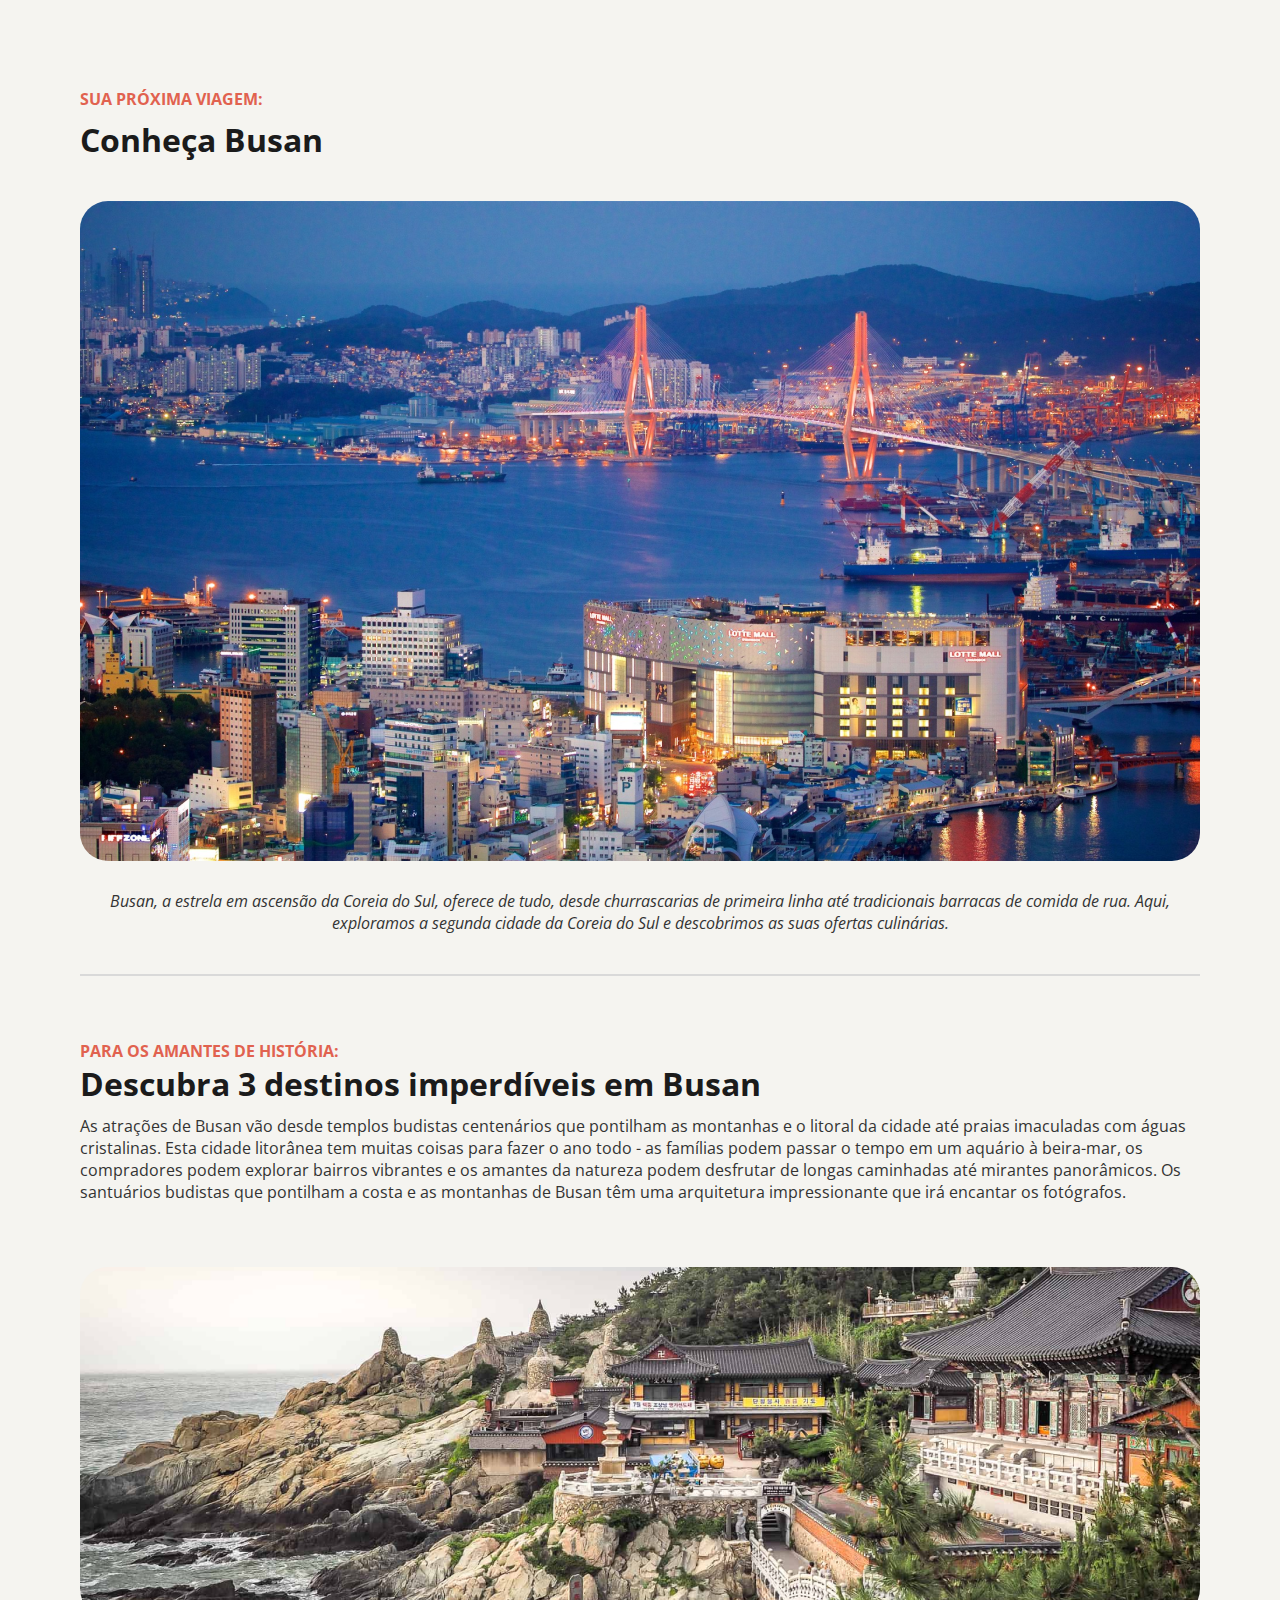
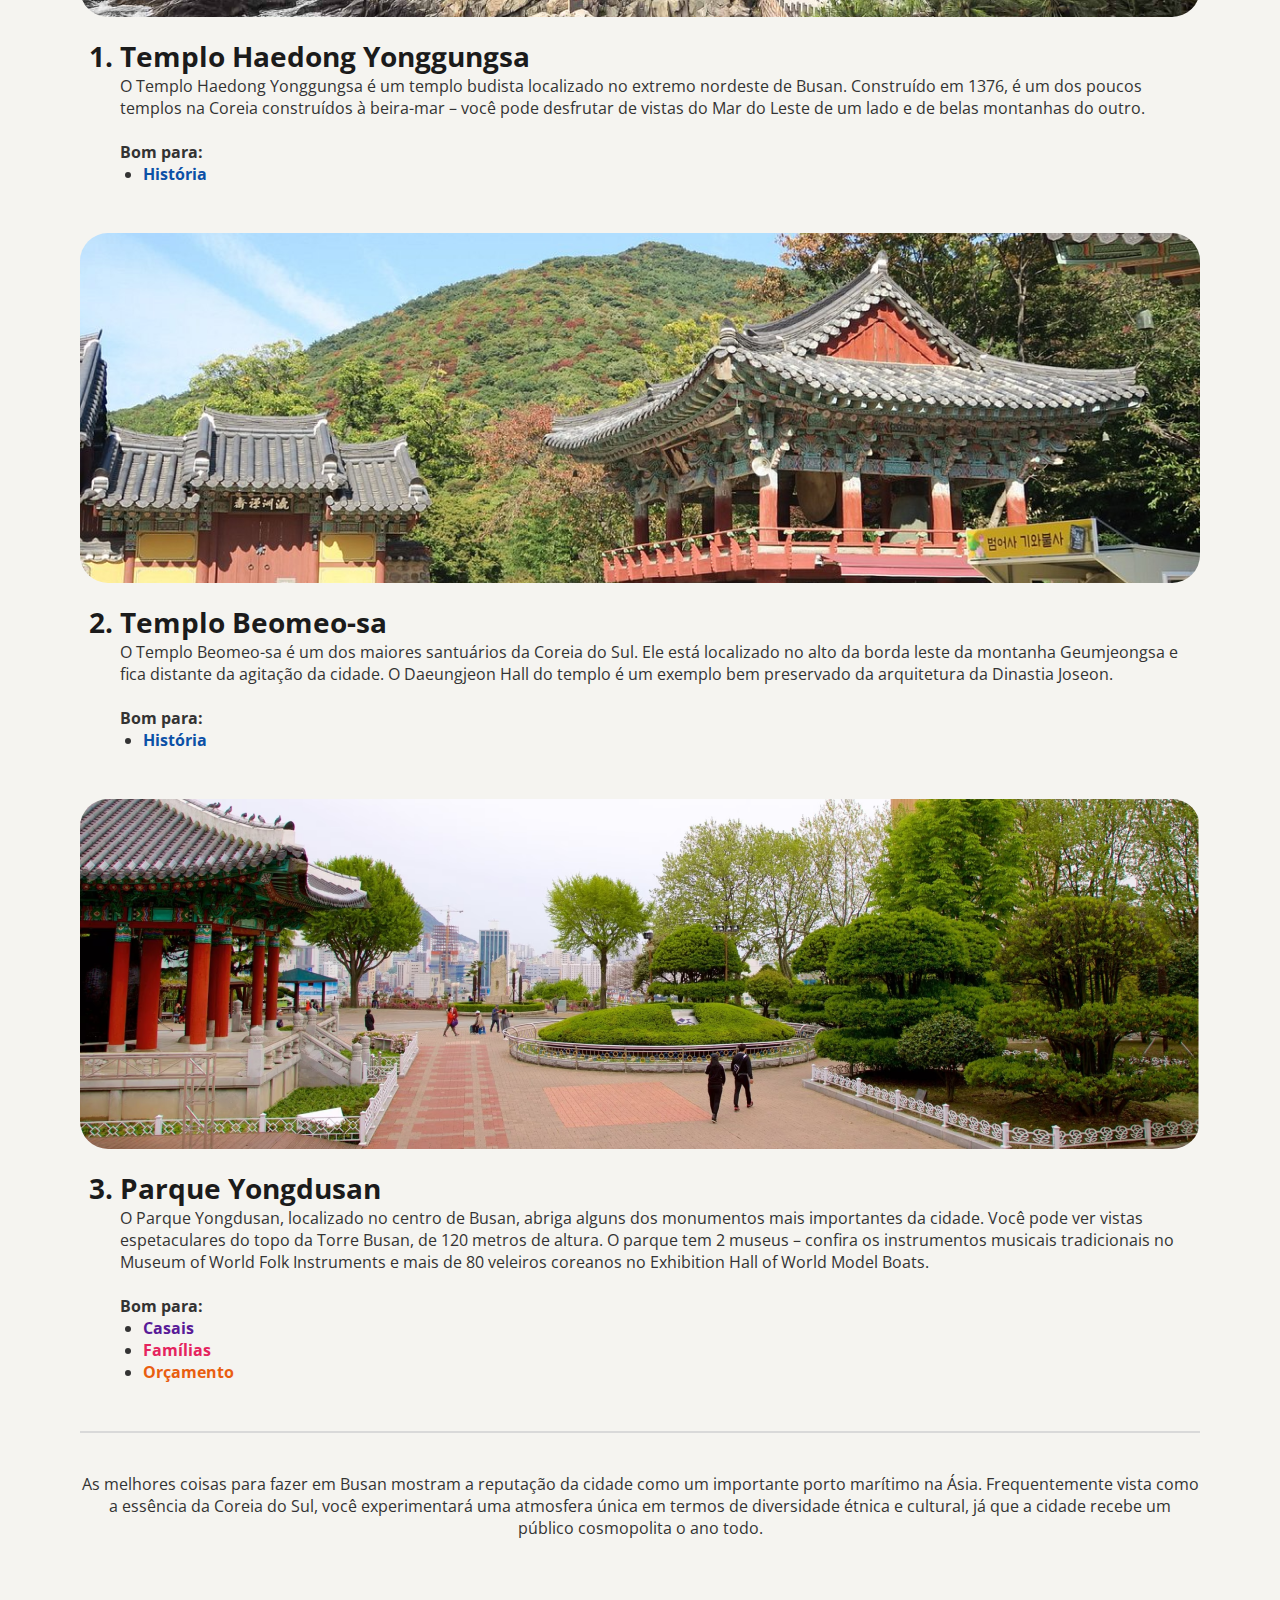
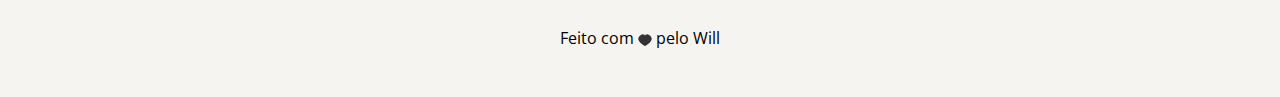
<file: index.html>
<!DOCTYPE html>
<html lang="pt-br">
<head>
    <link rel="preconnect" href="https://fonts.googleapis.com">
    <link rel="preconnect" href="https://fonts.gstatic.com" crossorigin>

    <meta charset="UTF-8">
    <meta name="viewport" content="width=device-width, initial-scale=1.0">
    <title>Destino Turístico</title>

    <link rel="stylesheet" href="src/css/reset.css">
    <link rel="stylesheet" href="src/css/style.css">

    <link href="https://fonts.googleapis.com/css2?family=Open+Sans:ital,wght@0,300..800;1,300..800&display=swap" rel="stylesheet">
</head>
<body>
    <div id="Page">
        <main>
            <div>
                <p class="Headline">Sua próxima viagem:</p>
                <h1>Conheça Busan</h1>
                
                <img src="assets/img/busan.png" alt="Foto de Busan tirada de um drone. Cidade portuária tecnologica e com vários prédios, involta por um mar, com uma ponte ao fundo e mais longe conseguesse ver montanhas.">

                <p id="Descricao">
                    Busan, a estrela em ascensão da Coreia do Sul, oferece de tudo, desde churrascarias de primeira linha até tradicionais barracas de comida de rua. Aqui, exploramos a segunda cidade da Coreia do Sul e descobrimos as suas ofertas culinárias.
                </p>
            </div>

            <hr>

            <section id="Atracoes">
                <p class="Headline">Para os amantes de história:</p>
                <h2>Descubra 3 destinos imperdíveis em Busan</h2>
                <p>
                    As atrações de Busan vão desde templos budistas centenários que pontilham as montanhas e o litoral da cidade até praias imaculadas com águas cristalinas. Esta cidade litorânea tem muitas coisas para fazer o ano todo - as famílias podem passar o tempo em um aquário à beira-mar, os compradores podem explorar bairros vibrantes e os amantes da natureza podem desfrutar de longas caminhadas até mirantes panorâmicos.
                    Os santuários budistas que pontilham a costa e as montanhas de Busan têm uma arquitetura impressionante que irá encantar os fotógrafos.
                </p>

                <ol>
                    <div class="PontoTuristico">
                        <img src="assets/img/TemploHaedongYonggungsa.png" alt="">
                        <li>
                            <h3>Templo Haedong Yonggungsa</h3>
                            <p>
                                O Templo Haedong Yonggungsa é um templo budista localizado no extremo nordeste de Busan. Construído em 1376, é um dos poucos templos na Coreia construídos à beira-mar – você pode desfrutar de vistas do Mar do Leste de um lado e de belas montanhas do outro. 
                                <br><br>

                                <p class="bp">Bom para:</p>
                                <ul>
                                    <li class="Historia">História</li>
                                </ul>
                            </p>
                        </li>
                    </div>
                    
                    <div class="PontoTuristico">
                        <img src="assets/img/TemploBeomeo-sa.png" alt="">
                        <li>
                            <h3>Templo Beomeo-sa</h3>
                            <p>
                                O Templo Beomeo-sa é um dos maiores santuários da Coreia do Sul. Ele está localizado no alto da borda leste da montanha Geumjeongsa e fica distante da agitação da cidade. O Daeungjeon Hall do templo é um exemplo bem preservado da arquitetura da Dinastia Joseon.
                                <br><br>

                                <p class="bp">Bom para:</p>
                                <ul>
                                    <li  class="Historia">História</li>
                                </ul>
                            </p>
                        </li>
                    </div>
                    
                    <div class="PontoTuristico">
                        <img src="assets/img/ParqueYongdusan.png" alt="">
                        <li>
                            <h3>Parque Yongdusan</h3>
                            <p>
                                O Parque Yongdusan, localizado no centro de Busan, abriga alguns dos monumentos mais importantes da cidade. Você pode ver vistas espetaculares do topo da Torre Busan, de 120 metros de altura. O parque tem 2 museus – confira os instrumentos musicais tradicionais no Museum of World Folk Instruments e mais de 80 veleiros coreanos no Exhibition Hall of World Model Boats.
                                <br><br>

                                <p class="bp">Bom para:</p>
                                <ul>
                                    <li class="Casais">Casais</li>
                                    <li class="Familia">Famílias</li>
                                    <li class="Orcamento">Orçamento</li>
                                </ul>
                            </p>
                        </li>
                    </div>
                </ol>

                <hr>

                <p id="finalizacao">
                    As melhores coisas para fazer em Busan mostram a reputação da cidade como um importante porto marítimo na Ásia. Frequentemente vista como a essência da Coreia do Sul, você experimentará uma atmosfera única em termos de diversidade étnica e cultural, já que a cidade recebe um público cosmopolita o ano todo.
                </p>
            </section>
        </main>
    </div>
    <footer>
        Feito com
        <img src="assets/img/heart.svg" alt="Icone de um coração">
        pelo Will
    </footer>
</body>
</html>
</file>
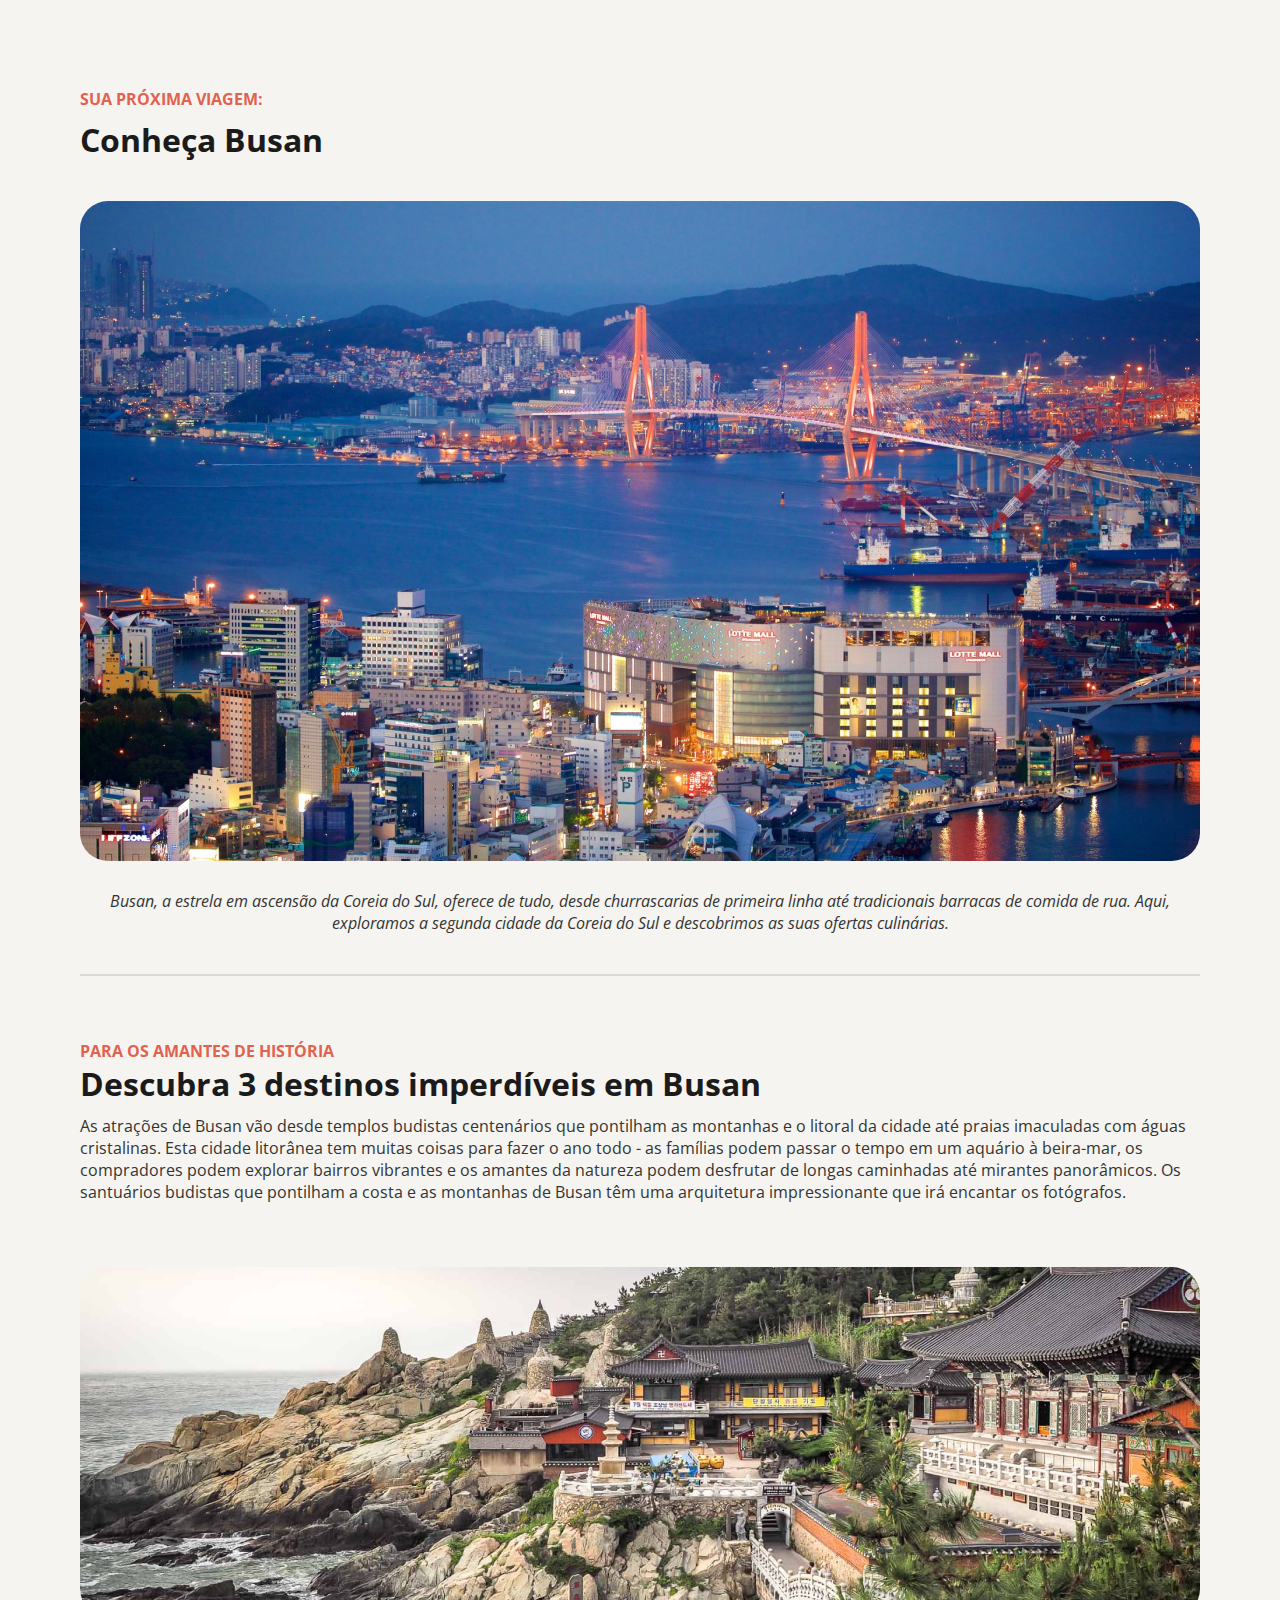
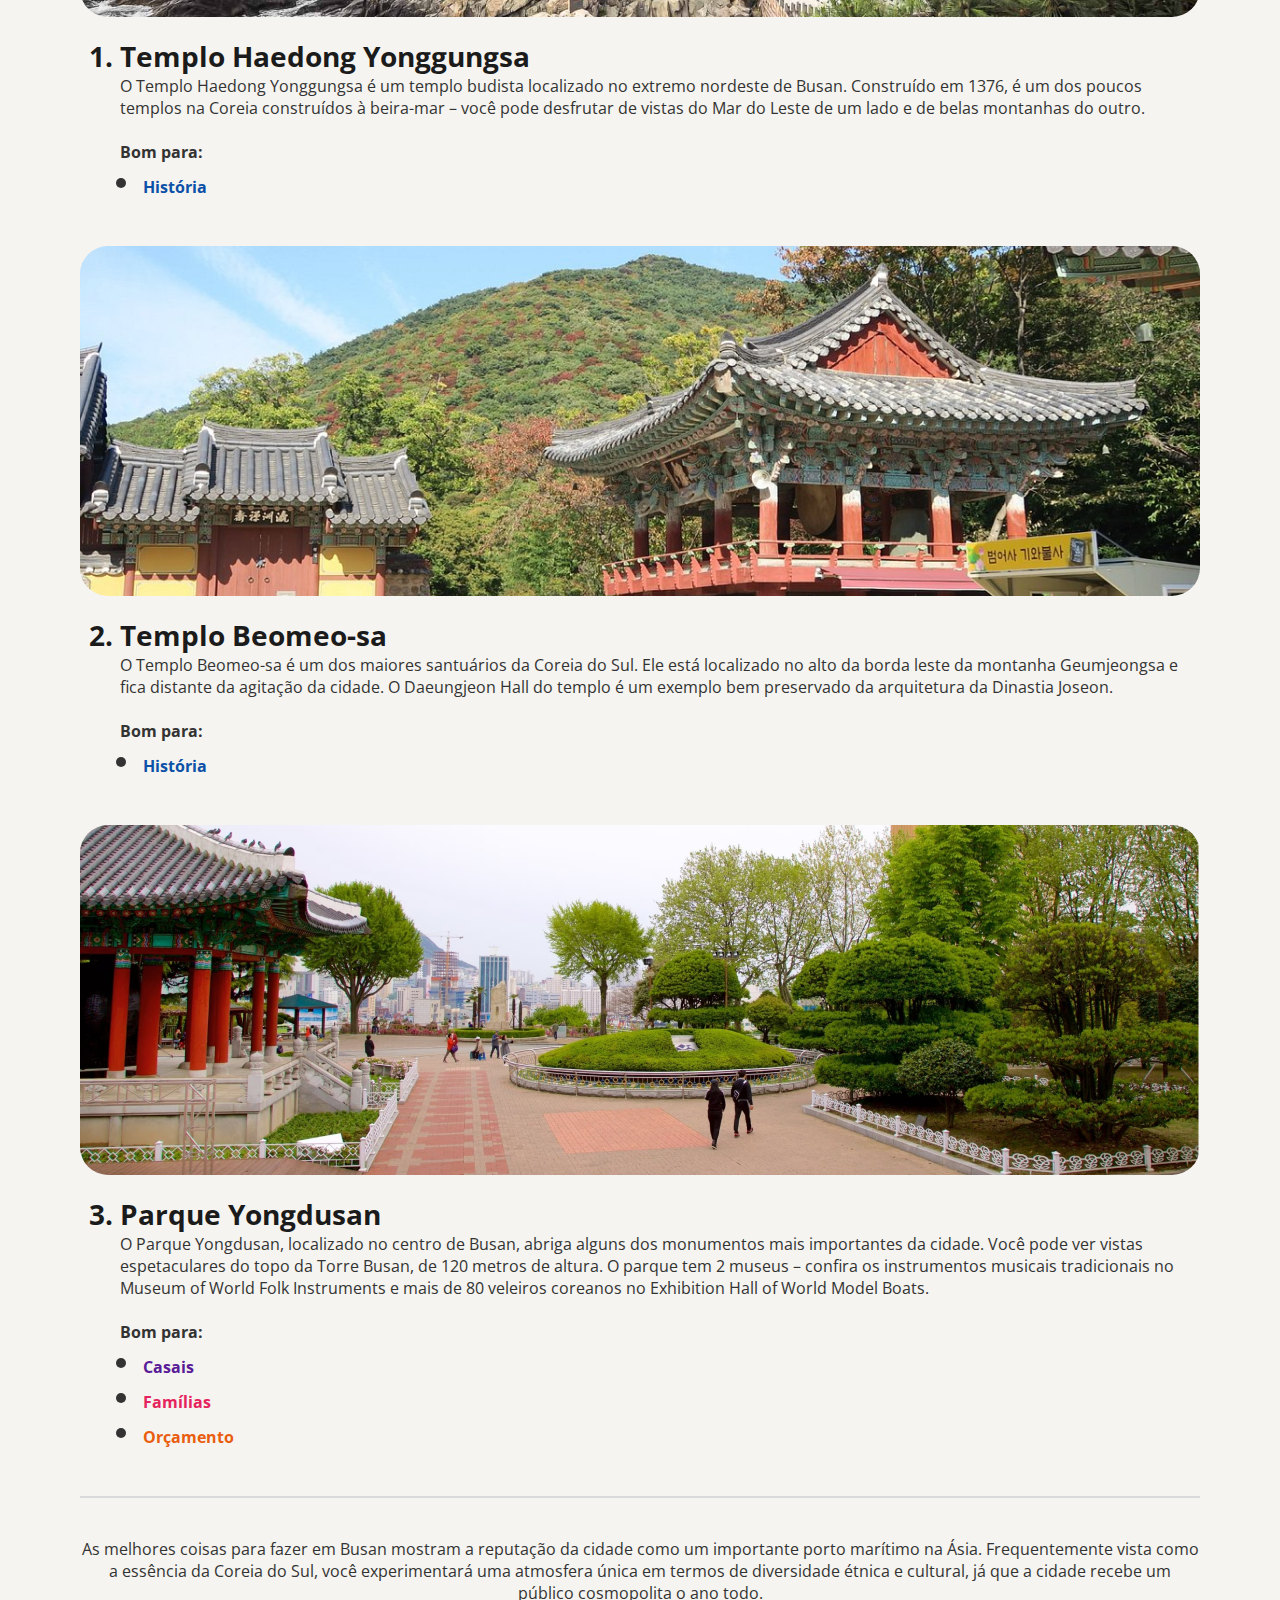
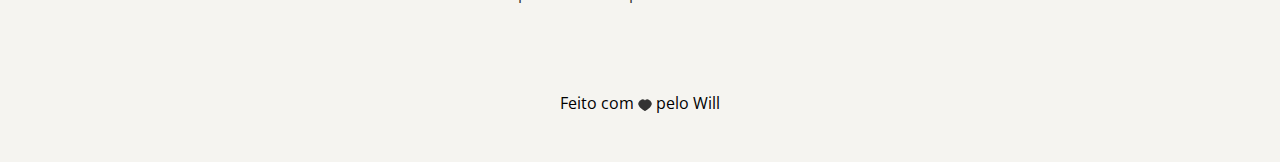
<file: src/index.html>
<!DOCTYPE html>
<html lang="pt-br">
<head>
    <link rel="preconnect" href="https://fonts.googleapis.com">
    <link rel="preconnect" href="https://fonts.gstatic.com" crossorigin>

    <meta charset="UTF-8">
    <meta name="viewport" content="width=device-width, initial-scale=1.0">
    <title>Destino Turístico</title>

    <link rel="stylesheet" href="./css/reset.css">
    <link rel="stylesheet" href="./css/style.css">

    <link href="https://fonts.googleapis.com/css2?family=Open+Sans:ital,wght@0,300..800;1,300..800&display=swap" rel="stylesheet">
</head>
<body>
    <div id="Page">
        <main>
            <div>
                <p class="Headline">Sua próxima viagem:</p>
                <h1>Conheça Busan</h1>
                
                <img src="/assets/img/busan.png" alt="Foto de Busan tirada de um drone. Cidade portuária tecnologica e com vários prédios, involta por um mar, com uma ponte ao fundo e mais longe conseguesse ver montanhas.">

                <p id="Descricao">
                    Busan, a estrela em ascensão da Coreia do Sul, oferece de tudo, desde churrascarias de primeira linha até tradicionais barracas de comida de rua. Aqui, exploramos a segunda cidade da Coreia do Sul e descobrimos as suas ofertas culinárias.
                </p>
            </div>

            <hr>

            <section id="Atracoes">
                <p class="Headline">Para os amantes de história</p>
                <h2>Descubra 3 destinos imperdíveis em Busan</h2>
                <p>
                    As atrações de Busan vão desde templos budistas centenários que pontilham as montanhas e o litoral da cidade até praias imaculadas com águas cristalinas. Esta cidade litorânea tem muitas coisas para fazer o ano todo - as famílias podem passar o tempo em um aquário à beira-mar, os compradores podem explorar bairros vibrantes e os amantes da natureza podem desfrutar de longas caminhadas até mirantes panorâmicos.
                    Os santuários budistas que pontilham a costa e as montanhas de Busan têm uma arquitetura impressionante que irá encantar os fotógrafos.
                </p>

                <ol>
                    <div class="PontoTuristico">
                        <img src="/assets/img/TemploHaedongYonggungsa.png" alt="">
                        <li>
                            <h3>Templo Haedong Yonggungsa</h3>
                            <p>
                                O Templo Haedong Yonggungsa é um templo budista localizado no extremo nordeste de Busan. Construído em 1376, é um dos poucos templos na Coreia construídos à beira-mar – você pode desfrutar de vistas do Mar do Leste de um lado e de belas montanhas do outro. 
                                <br><br>

                                <p class="bp">Bom para:</p>
                                <ul>
                                    <li><p class="Historia">História</p></li>
                                </ul>
                            </p>
                        </li>
                    </div>
                    
                    <div class="PontoTuristico">
                        <img src="/assets/img/TemploBeomeo-sa.png" alt="">
                        <li>
                            <h3>Templo Beomeo-sa</h3>
                            <p>
                                O Templo Beomeo-sa é um dos maiores santuários da Coreia do Sul. Ele está localizado no alto da borda leste da montanha Geumjeongsa e fica distante da agitação da cidade. O Daeungjeon Hall do templo é um exemplo bem preservado da arquitetura da Dinastia Joseon.
                                <br><br>

                                <p class="bp">Bom para:</p>
                                <ul>
                                    <li><p class="Historia">História</p></li>
                                </ul>
                            </p>
                        </li>
                    </div>
                    
                    <div class="PontoTuristico">
                        <img src="/assets/img/ParqueYongdusan.png" alt="">
                        <li>
                            <h3>Parque Yongdusan</h3>
                            <p>
                                O Parque Yongdusan, localizado no centro de Busan, abriga alguns dos monumentos mais importantes da cidade. Você pode ver vistas espetaculares do topo da Torre Busan, de 120 metros de altura. O parque tem 2 museus – confira os instrumentos musicais tradicionais no Museum of World Folk Instruments e mais de 80 veleiros coreanos no Exhibition Hall of World Model Boats.
                                <br><br>

                                <p class="bp">Bom para:</p>
                                <ul>
                                    <li><p class="Casais">Casais</p></li>
                                    <li><p class="Familia">Famílias</p></li>
                                    <li><p class="Orcamento">Orçamento</p></li>
                                </ul>
                            </p>
                        </li>
                    </div>
                </ol>

                <hr>

                <p id="finalizacao">
                    As melhores coisas para fazer em Busan mostram a reputação da cidade como um importante porto marítimo na Ásia. Frequentemente vista como a essência da Coreia do Sul, você experimentará uma atmosfera única em termos de diversidade étnica e cultural, já que a cidade recebe um público cosmopolita o ano todo.
                </p>
            </section>
        </main>
    </div>
    <footer>
        Feito com
        <img src="/assets/img/heart.svg" alt="Icone de um coração">
        pelo Will
    </footer>
</body>
</html>
</file>
<file: src/css/style.css>
:root{
    font-family: "Open Sans", sans-serif;
}

body{
    width: 1280;
    background-color: #F5F4F0;
}

#Page{
    width: 1120px;

    text-align: center;
    margin: 88px auto;
}

img{
    border-radius: 28px;
}

hr{
    border: 1px solid #D9D9D9;
}

.Headline, h1, h2, h3, p, ol, ul, li{
    text-align: left;
    color: #1B1B1B;
}
#Descricao{
    padding-top: 24px;
    padding-bottom: 40px;

    text-align: center;
    font-style: italic;
    color: #333333;
}
.Headline {
    font-weight: bold;
    text-align: left;
    text-transform: uppercase;
    color: #E1624F;
}
h1{
    font-size: 36;
    font-weight: bold;

    padding-top: 8px;
    padding-bottom: 40px;
}
h2{
    font-size: 32px;
    padding-bottom: 10px;
}
h3{
    font-size: 28px;
    padding-top: 15px;
}
#Atracoes{
    padding-top: 64px;
}

h2 + p {
    padding-bottom: 64px;
}

ol > div {
    padding-bottom: 48px;
}

ol li{
    font-size: 28px;
    font-weight: bold;

    margin-left: 40px;
}
ul li{
    list-style-type: disc;
    margin-left: 23px;
}
ul li::marker{
    color: #333333;
}
p{
    color: #333333;
    font-size: 16px;
    font-weight: normal;
}
.bp{
    font-weight: bold;
}

.Historia, .Casais, .Familia, .Orcamento{
    font-weight: bold;
    font-size: 16px;
}

.Historia{
    color: #0C51A7;
}
.Casais{
    color: #591B98;
}
.Familia{
    color: #E5245E;
}
.Orcamento{
    color: #E95E10;
}

#finalizacao{
    padding-top: 40px;
    text-align: center;
}

footer{
    text-align: center;
    padding-bottom: 48px;
}
footer img{
    vertical-align: middle;
}
</file>
